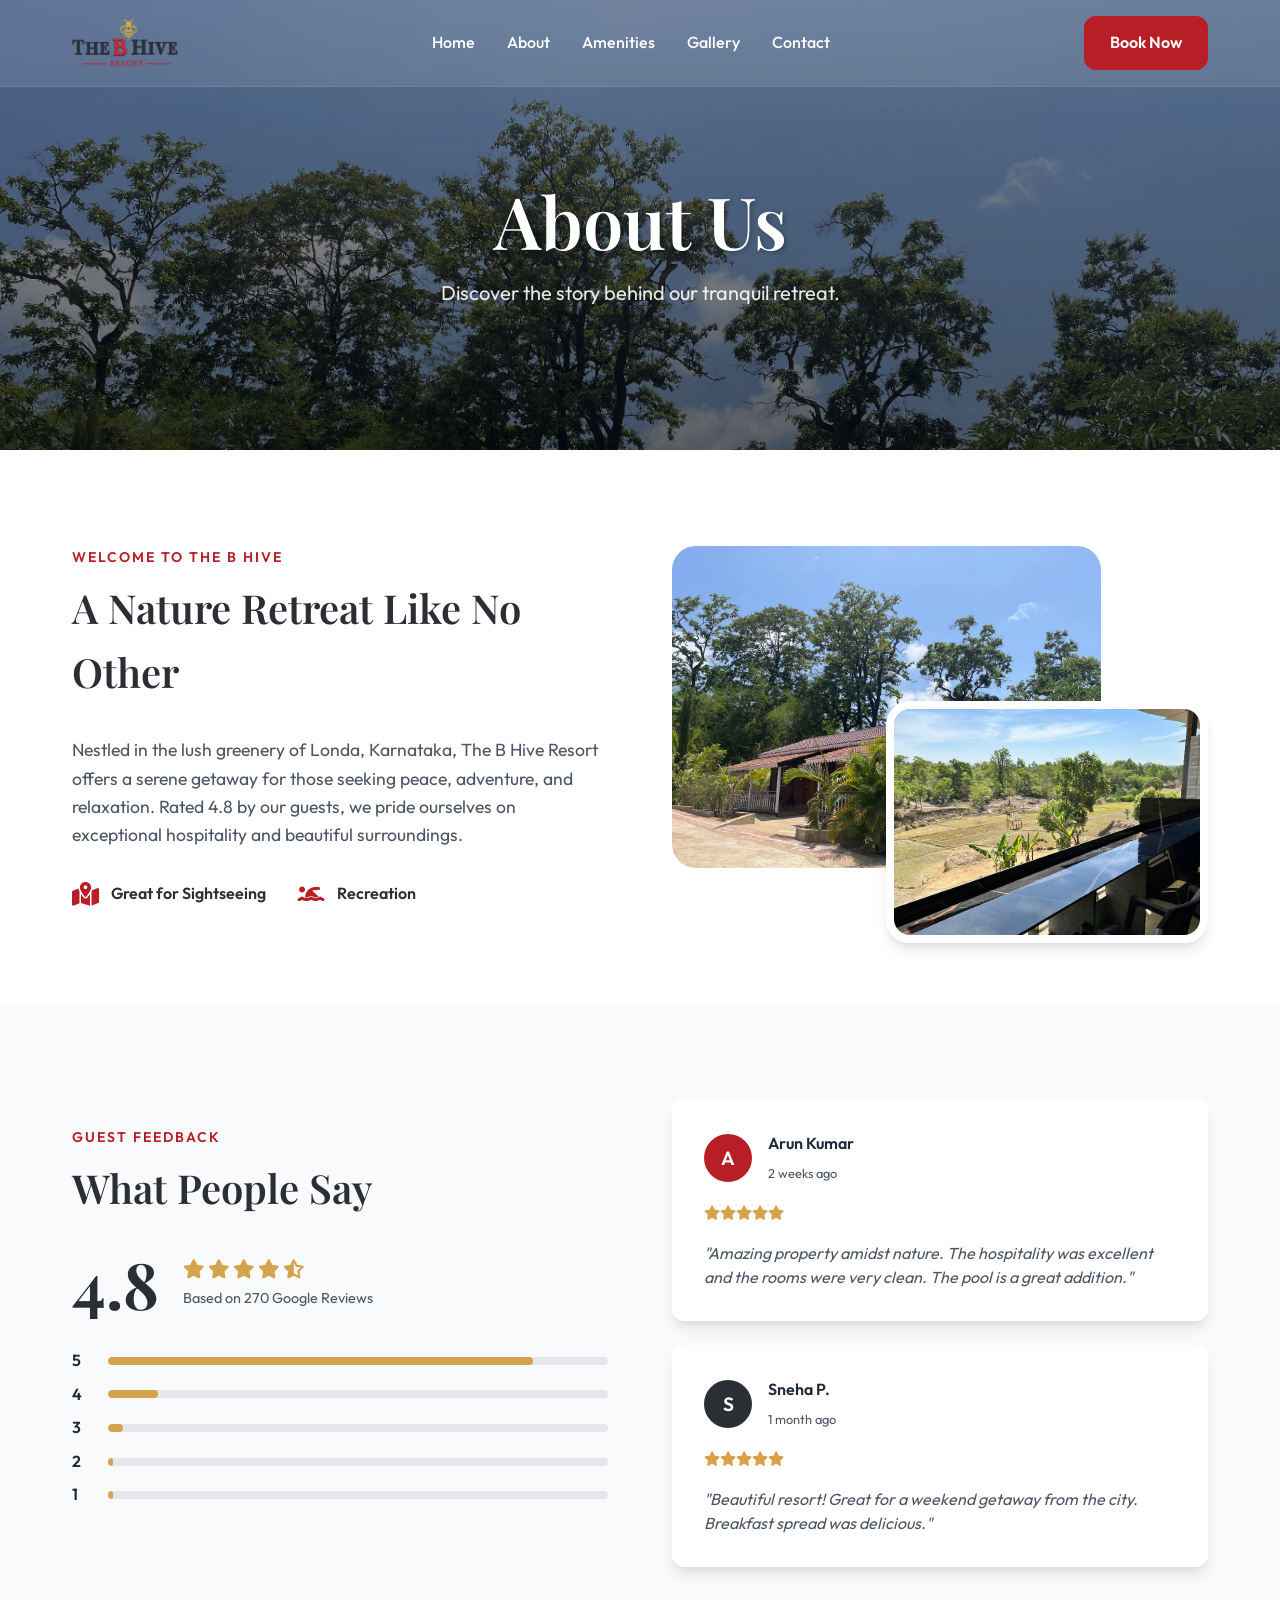
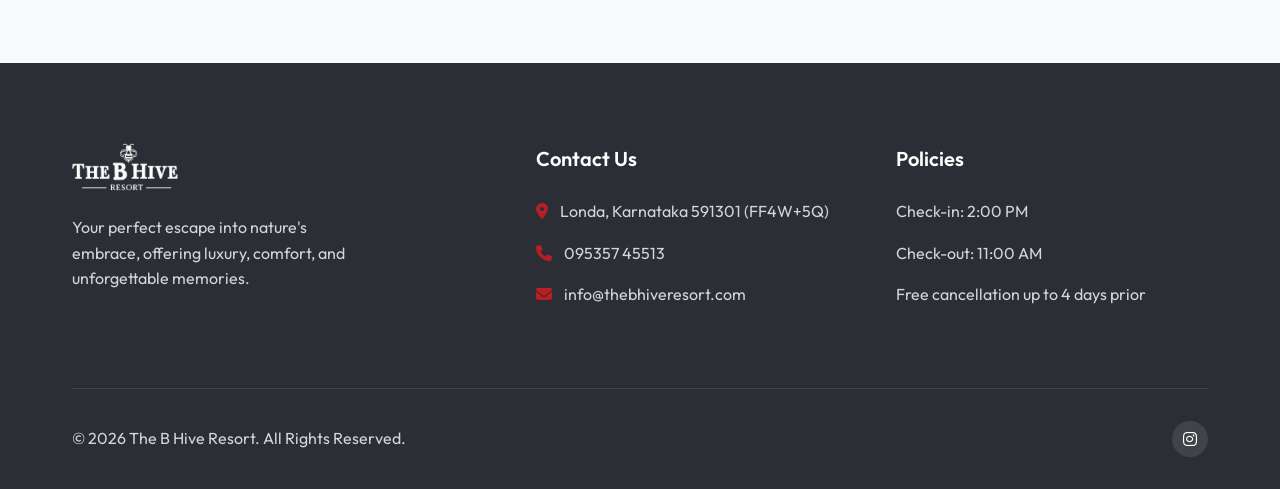
<file: about.html>
<!DOCTYPE html>
<html lang="en">
<head>
    <meta charset="UTF-8">
    <meta name="viewport" content="width=device-width, initial-scale=1.0">
    <meta name="description" content="About The B Hive Resort - Discover our story and read guest reviews.">
    <title>About Us | The B Hive Resort</title>
    <link rel="stylesheet" href="styles.css">
    <link rel="preconnect" href="https://fonts.googleapis.com">
    <link rel="preconnect" href="https://fonts.gstatic.com" crossorigin>
    <link href="https://fonts.googleapis.com/css2?family=Outfit:wght@300;400;500;600;700&family=Playfair+Display:ital,wght@0,400;0,600;1,400&display=swap" rel="stylesheet">
    <link rel="stylesheet" href="https://cdnjs.cloudflare.com/ajax/libs/font-awesome/6.4.0/css/all.min.css">
</head>
<body>

    <!-- Navigation -->
    <nav class="navbar">
        <div class="nav-container">
            <a href="index.html" class="logo">
                <img src="The B Hive Logo.png" alt="The B Hive Resort Logo">
            </a>
            <div class="nav-links">
                <a href="index.html">Home</a>
                <a href="about.html">About</a>
                <a href="amenities.html">Amenities</a>
                <a href="gallery.html">Gallery</a>
                <a href="contact.html">Contact</a>
            </div>
            <a href="https://www.booking.com/hotel/in/the-b-hive.html" target="_blank" class="btn-primary">Book Now</a>
        </div>
    </nav>

    <!-- Page Hero -->
    <header class="hero page-hero" style="background-image: url('Images/cottage_exterior_1.png');">
        <div class="hero-overlay"></div>
        <div class="hero-content">
            <h1>About Us</h1>
            <p>Discover the story behind our tranquil retreat.</p>
        </div>
    </header>

    <!-- About Section -->
    <section class="about section" id="about">
        <div class="container layout-grid-2">
            <div class="about-text">
                <span class="section-subtitle">Welcome to The B Hive</span>
                <h2 class="section-title">A Nature Retreat Like No Other</h2>
                <p>Nestled in the lush greenery of Londa, Karnataka, The B Hive Resort offers a serene getaway for those seeking peace, adventure, and relaxation. Rated 4.8 by our guests, we pride ourselves on exceptional hospitality and beautiful surroundings.</p>
                <div class="stats-row">
                    <div class="stat">
                        <i class="fa-solid fa-map-location-dot"></i>
                        <span>Great for Sightseeing</span>
                    </div>
                    <div class="stat">
                        <i class="fa-solid fa-person-swimming"></i>
                        <span>Recreation</span>
                    </div>
                </div>
            </div>
            <div class="about-image-grid">
                <img src="Images/cottage_exterior_1.png" alt="Resort View 1" class="img-main radius-large">
                <img src="Images/balcony_view.png" alt="Resort View 2" class="img-sub radius-large shadow">
            </div>
        </div>
    </section>

    <!-- Reviews Section -->
    <section class="reviews section bg-light" id="reviews">
        <div class="container layout-grid-2">
            <div class="review-summary">
                <span class="section-subtitle">Guest Feedback</span>
                <h2 class="section-title">What People Say</h2>
                <div class="score-display">
                    <div class="score">4.8</div>
                    <div class="score-details">
                        <div class="stars">
                            <i class="fa-solid fa-star"></i>
                            <i class="fa-solid fa-star"></i>
                            <i class="fa-solid fa-star"></i>
                            <i class="fa-solid fa-star"></i>
                            <i class="fa-solid fa-star-half-stroke"></i>
                        </div>
                        <p>Based on 270 Google Reviews</p>
                    </div>
                </div>
                <div class="review-bars">
                    <div class="bar-row"><span class="label">5</span><div class="bar"><div class="fill" style="width: 85%;"></div></div></div>
                    <div class="bar-row"><span class="label">4</span><div class="bar"><div class="fill" style="width: 10%;"></div></div></div>
                    <div class="bar-row"><span class="label">3</span><div class="bar"><div class="fill" style="width: 3%;"></div></div></div>
                    <div class="bar-row"><span class="label">2</span><div class="bar"><div class="fill" style="width: 1%;"></div></div></div>
                    <div class="bar-row"><span class="label">1</span><div class="bar"><div class="fill" style="width: 1%;"></div></div></div>
                </div>
            </div>
            <div class="review-cards">
                <div class="review-card radius shadow">
                    <div class="reviewer">
                        <div class="avatar bg-primary">A</div>
                        <div>
                            <h4>Arun Kumar</h4>
                            <span class="date">2 weeks ago</span>
                        </div>
                    </div>
                    <div class="stars"><i class="fa-solid fa-star"></i><i class="fa-solid fa-star"></i><i class="fa-solid fa-star"></i><i class="fa-solid fa-star"></i><i class="fa-solid fa-star"></i></div>
                    <p>"Amazing property amidst nature. The hospitality was excellent and the rooms were very clean. The pool is a great addition."</p>
                </div>
                <div class="review-card radius shadow mt-4">
                    <div class="reviewer">
                        <div class="avatar bg-secondary">S</div>
                        <div>
                            <h4>Sneha P.</h4>
                            <span class="date">1 month ago</span>
                        </div>
                    </div>
                    <div class="stars"><i class="fa-solid fa-star"></i><i class="fa-solid fa-star"></i><i class="fa-solid fa-star"></i><i class="fa-solid fa-star"></i><i class="fa-solid fa-star"></i></div>
                    <p>"Beautiful resort! Great for a weekend getaway from the city. Breakfast spread was delicious."</p>
                </div>
            </div>
        </div>
    </section>

    <!-- Location & Footer -->
    <footer class="footer" id="location">
        <div class="container">
            <div class="footer-grid">
                <div class="footer-col brand-col">
                    <a href="index.html" class="logo footer-logo">
                        <img src="The B Hive Logo.png" alt="The B Hive Resort Logo">
                    </a>
                    <p>Your perfect escape into nature's embrace, offering luxury, comfort, and unforgettable memories.</p>
                </div>
                <div class="footer-col">
                    <h3>Contact Us</h3>
                    <ul class="contact-list">
                        <li><i class="fa-solid fa-location-dot"></i> <a href="https://maps.app.goo.gl/Yiv8AJYsCJSPyg6i8" target="_blank">Londa, Karnataka 591301 (FF4W+5Q)</a></li>
                        <li><i class="fa-solid fa-phone"></i> 095357 45513</li>
                        <li><i class="fa-solid fa-envelope"></i> info@thebhiveresort.com</li>
                    </ul>
                </div>
                <div class="footer-col">
                    <h3>Policies</h3>
                    <ul class="policy-list">
                        <li>Check-in: 2:00 PM</li>
                        <li>Check-out: 11:00 AM</li>
                        <li>Free cancellation up to 4 days prior</li>
                    </ul>
                </div>
            </div>
            <div class="footer-bottom">
                <p>&copy; 2026 The B Hive Resort. All Rights Reserved.</p>
                <div class="social-links">
                    <a href="https://www.instagram.com/thebhive__/" target="_blank"><i class="fa-brands fa-instagram"></i></a>
                </div>
            </div>
        </div>
    </footer>

    <script src="script.js"></script>
</body>
</html>
</file>
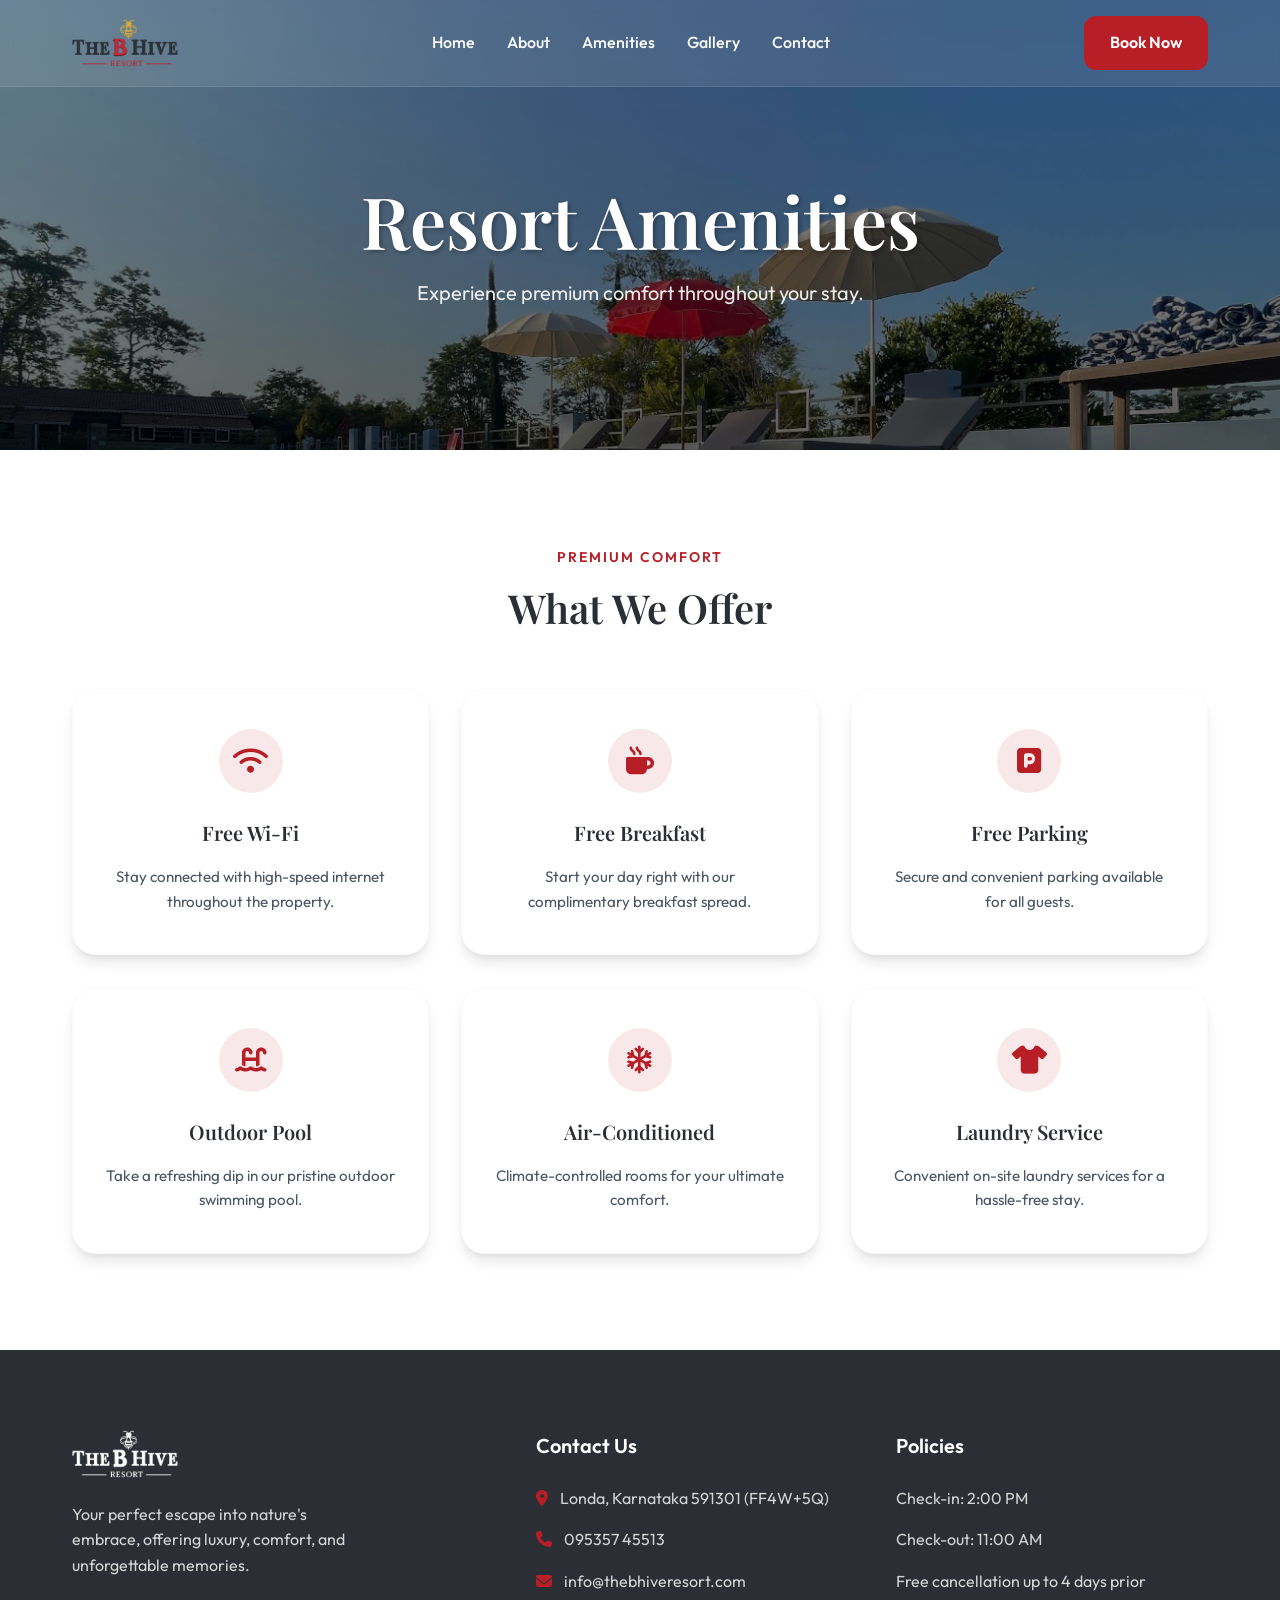
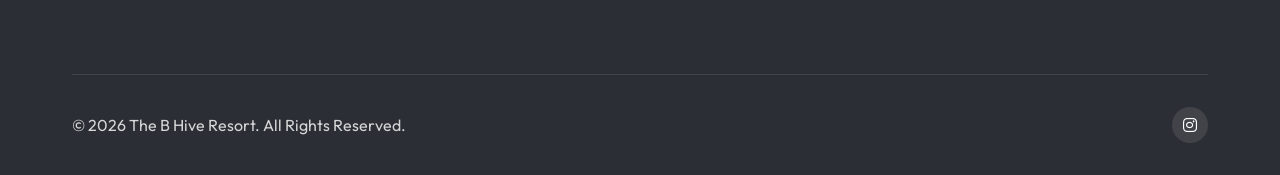
<file: amenities.html>
<!DOCTYPE html>
<html lang="en">
<head>
    <meta charset="UTF-8">
    <meta name="viewport" content="width=device-width, initial-scale=1.0">
    <meta name="description" content="Amenities at The B Hive Resort - Pool, Free Wi-Fi, Breakfast, and more.">
    <title>Amenities | The B Hive Resort</title>
    <link rel="stylesheet" href="styles.css">
    <link rel="preconnect" href="https://fonts.googleapis.com">
    <link rel="preconnect" href="https://fonts.gstatic.com" crossorigin>
    <link href="https://fonts.googleapis.com/css2?family=Outfit:wght@300;400;500;600;700&family=Playfair+Display:ital,wght@0,400;0,600;1,400&display=swap" rel="stylesheet">
    <link rel="stylesheet" href="https://cdnjs.cloudflare.com/ajax/libs/font-awesome/6.4.0/css/all.min.css">
</head>
<body>

    <!-- Navigation -->
    <nav class="navbar">
        <div class="nav-container">
            <a href="index.html" class="logo">
                <img src="The B Hive Logo.png" alt="The B Hive Resort Logo">
            </a>
            <div class="nav-links">
                <a href="index.html">Home</a>
                <a href="about.html">About</a>
                <a href="amenities.html">Amenities</a>
                <a href="gallery.html">Gallery</a>
                <a href="contact.html">Contact</a>
            </div>
            <a href="https://www.booking.com/hotel/in/the-b-hive.html" target="_blank" class="btn-primary">Book Now</a>
        </div>
    </nav>

    <!-- Page Hero -->
    <header class="hero page-hero" style="background-image: url('Images/swimming_pool_1.png');">
        <div class="hero-overlay"></div>
        <div class="hero-content">
            <h1>Resort Amenities</h1>
            <p>Experience premium comfort throughout your stay.</p>
        </div>
    </header>

    <!-- Amenities Section -->
    <section class="amenities section" id="amenities">
        <div class="container text-center">
            <span class="section-subtitle">Premium Comfort</span>
            <h2 class="section-title">What We Offer</h2>
            <div class="amenities-grid">
                <div class="amenity-card">
                    <div class="icon-wrapper"><i class="fa-solid fa-wifi"></i></div>
                    <h3>Free Wi-Fi</h3>
                    <p>Stay connected with high-speed internet throughout the property.</p>
                </div>
                <div class="amenity-card">
                    <div class="icon-wrapper"><i class="fa-solid fa-mug-hot"></i></div>
                    <h3>Free Breakfast</h3>
                    <p>Start your day right with our complimentary breakfast spread.</p>
                </div>
                <div class="amenity-card">
                    <div class="icon-wrapper"><i class="fa-solid fa-square-parking"></i></div>
                    <h3>Free Parking</h3>
                    <p>Secure and convenient parking available for all guests.</p>
                </div>
                <div class="amenity-card">
                    <div class="icon-wrapper"><i class="fa-solid fa-water-ladder"></i></div>
                    <h3>Outdoor Pool</h3>
                    <p>Take a refreshing dip in our pristine outdoor swimming pool.</p>
                </div>
                <div class="amenity-card">
                    <div class="icon-wrapper"><i class="fa-regular fa-snowflake"></i></div>
                    <h3>Air-Conditioned</h3>
                    <p>Climate-controlled rooms for your ultimate comfort.</p>
                </div>
                <div class="amenity-card">
                    <div class="icon-wrapper"><i class="fa-solid fa-shirt"></i></div>
                    <h3>Laundry Service</h3>
                    <p>Convenient on-site laundry services for a hassle-free stay.</p>
                </div>
            </div>
        </div>
    </section>

    <!-- Location & Footer -->
    <footer class="footer" id="location">
        <div class="container">
            <div class="footer-grid">
                <div class="footer-col brand-col">
                    <a href="index.html" class="logo footer-logo">
                        <img src="The B Hive Logo.png" alt="The B Hive Resort Logo">
                    </a>
                    <p>Your perfect escape into nature's embrace, offering luxury, comfort, and unforgettable memories.</p>
                </div>
                <div class="footer-col">
                    <h3>Contact Us</h3>
                    <ul class="contact-list">
                        <li><i class="fa-solid fa-location-dot"></i> <a href="https://maps.app.goo.gl/Yiv8AJYsCJSPyg6i8" target="_blank">Londa, Karnataka 591301 (FF4W+5Q)</a></li>
                        <li><i class="fa-solid fa-phone"></i> 095357 45513</li>
                        <li><i class="fa-solid fa-envelope"></i> info@thebhiveresort.com</li>
                    </ul>
                </div>
                <div class="footer-col">
                    <h3>Policies</h3>
                    <ul class="policy-list">
                        <li>Check-in: 2:00 PM</li>
                        <li>Check-out: 11:00 AM</li>
                        <li>Free cancellation up to 4 days prior</li>
                    </ul>
                </div>
            </div>
            <div class="footer-bottom">
                <p>&copy; 2026 The B Hive Resort. All Rights Reserved.</p>
                <div class="social-links">
                    <a href="https://www.instagram.com/thebhive__/" target="_blank"><i class="fa-brands fa-instagram"></i></a>
                </div>
            </div>
        </div>
    </footer>

    <script src="script.js"></script>
</body>
</html>
</file>
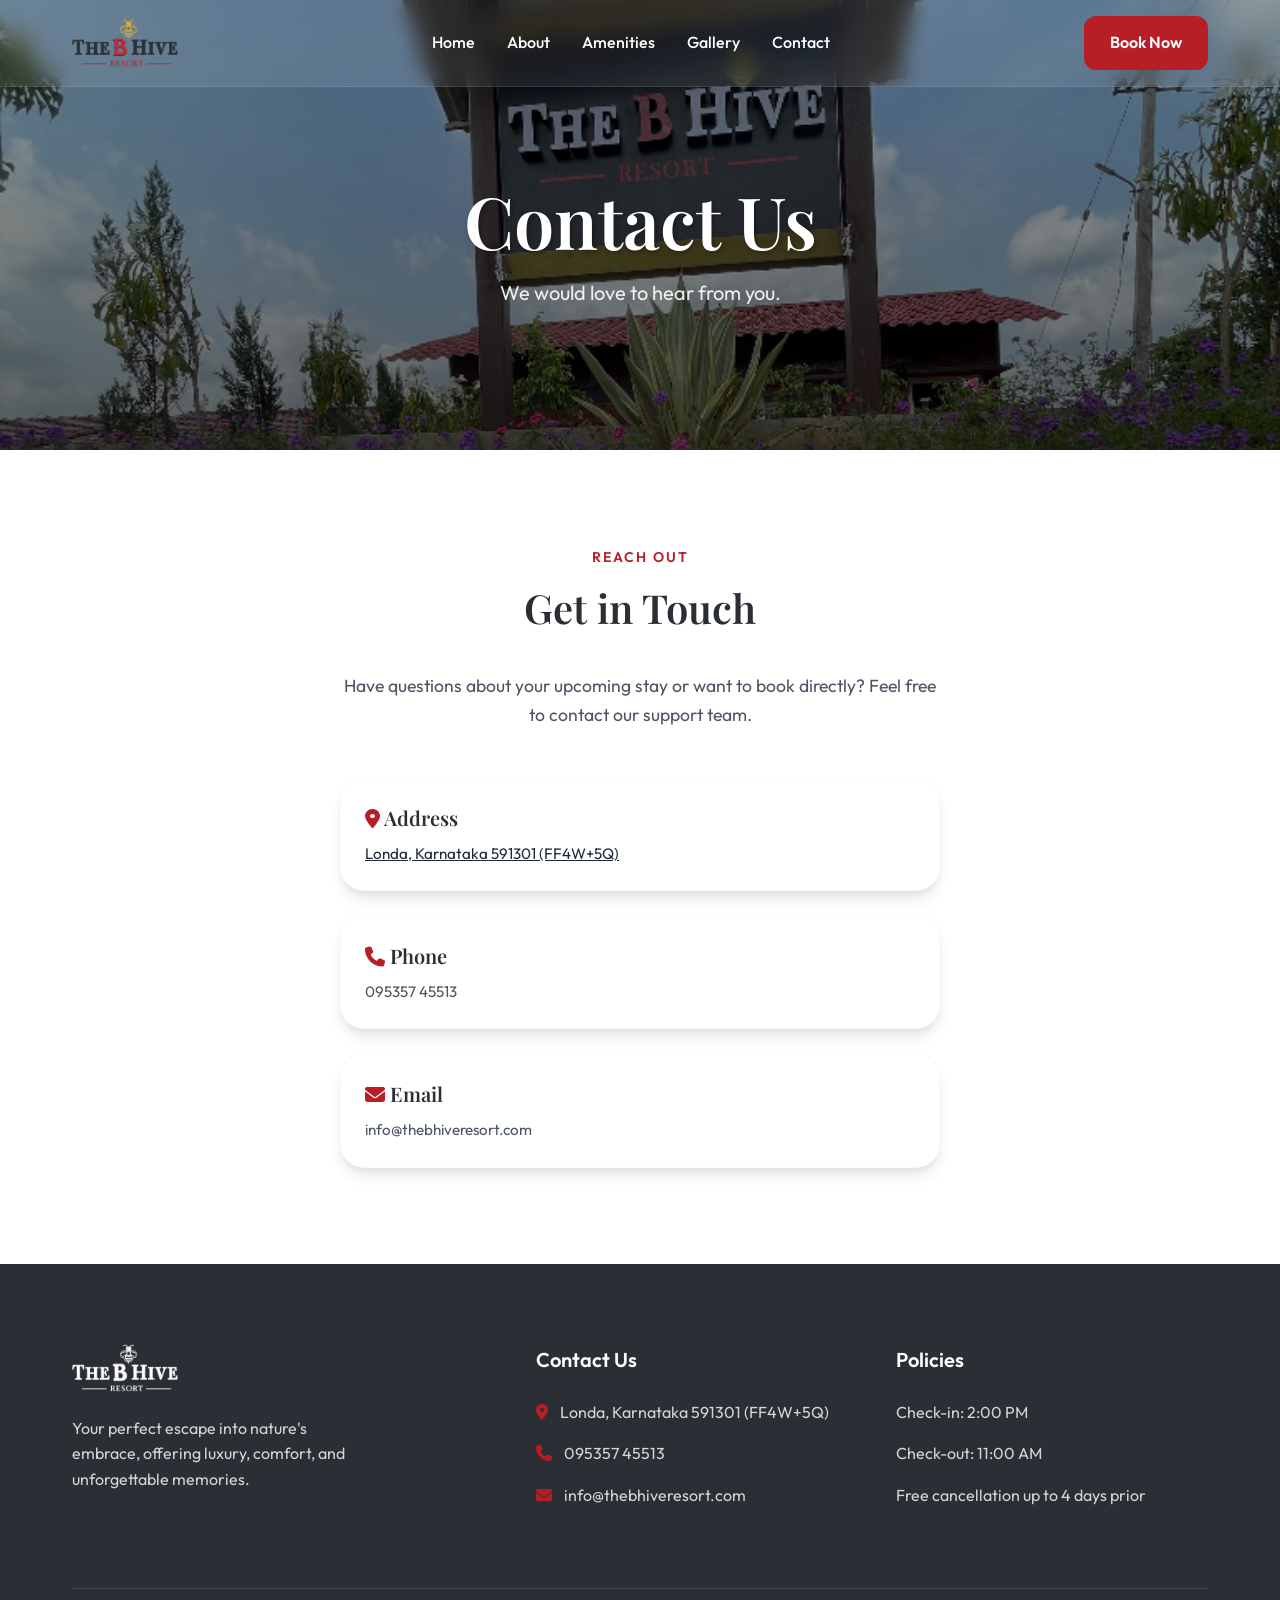
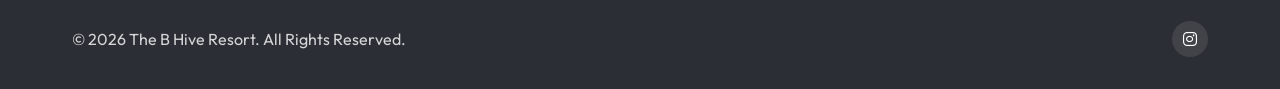
<file: contact.html>
<!DOCTYPE html>
<html lang="en">
<head>
    <meta charset="UTF-8">
    <meta name="viewport" content="width=device-width, initial-scale=1.0">
    <meta name="description" content="Contact The B Hive Resort - Get in touch with us.">
    <title>Contact Us | The B Hive Resort</title>
    <link rel="stylesheet" href="styles.css">
    <link rel="preconnect" href="https://fonts.googleapis.com">
    <link rel="preconnect" href="https://fonts.gstatic.com" crossorigin>
    <link href="https://fonts.googleapis.com/css2?family=Outfit:wght@300;400;500;600;700&family=Playfair+Display:ital,wght@0,400;0,600;1,400&display=swap" rel="stylesheet">
    <link rel="stylesheet" href="https://cdnjs.cloudflare.com/ajax/libs/font-awesome/6.4.0/css/all.min.css">
</head>
<body>

    <!-- Navigation -->
    <nav class="navbar">
        <div class="nav-container">
            <a href="index.html" class="logo">
                <img src="The B Hive Logo.png" alt="The B Hive Resort Logo">
            </a>
            <div class="nav-links">
                <a href="index.html">Home</a>
                <a href="about.html">About</a>
                <a href="amenities.html">Amenities</a>
                <a href="gallery.html">Gallery</a>
                <a href="contact.html">Contact</a>
            </div>
            <a href="https://www.booking.com/hotel/in/the-b-hive.html" target="_blank" class="btn-primary">Book Now</a>
        </div>
    </nav>

    <!-- Page Hero -->
    <header class="hero page-hero" style="background-image: url('Images/resort_entrance.png');">
        <div class="hero-overlay"></div>
        <div class="hero-content">
            <h1>Contact Us</h1>
            <p>We would love to hear from you.</p>
        </div>
    </header>

    <!-- Contact Section -->
    <section class="section">
        <div class="container text-center">
            <span class="section-subtitle">Reach Out</span>
            <h2 class="section-title">Get in Touch</h2>
            <div style="max-width: 600px; margin: 0 auto;">
                <p style="margin-bottom: 2rem; color: var(--text-light); font-size: 1.1rem;">Have questions about your upcoming stay or want to book directly? Feel free to contact our support team.</p>
                <div class="amenities-grid" style="grid-template-columns: 1fr; gap: 1.5rem; text-align: left;">
                    <div class="amenity-card" style="padding: 1.5rem;">
                        <h3 style="margin-bottom: 0.5rem;"><i class="fa-solid fa-location-dot" style="color: var(--primary-color);"></i> Address</h3>
                        <p><a href="https://maps.app.goo.gl/Yiv8AJYsCJSPyg6i8" target="_blank" style="text-decoration: underline; color: var(--text-dark);">Londa, Karnataka 591301 (FF4W+5Q)</a></p>
                    </div>
                    <div class="amenity-card" style="padding: 1.5rem;">
                        <h3 style="margin-bottom: 0.5rem;"><i class="fa-solid fa-phone" style="color: var(--primary-color);"></i> Phone</h3>
                        <p>095357 45513</p>
                    </div>
                    <div class="amenity-card" style="padding: 1.5rem;">
                        <h3 style="margin-bottom: 0.5rem;"><i class="fa-solid fa-envelope" style="color: var(--primary-color);"></i> Email</h3>
                        <p>info@thebhiveresort.com</p>
                    </div>
                </div>
            </div>
        </div>
    </section>

    <!-- Location & Footer -->
    <footer class="footer" id="location">
        <div class="container">
            <div class="footer-grid">
                <div class="footer-col brand-col">
                    <a href="index.html" class="logo footer-logo">
                        <img src="The B Hive Logo.png" alt="The B Hive Resort Logo">
                    </a>
                    <p>Your perfect escape into nature's embrace, offering luxury, comfort, and unforgettable memories.</p>
                </div>
                <div class="footer-col">
                    <h3>Contact Us</h3>
                    <ul class="contact-list">
                        <li><i class="fa-solid fa-location-dot"></i> <a href="https://maps.app.goo.gl/Yiv8AJYsCJSPyg6i8" target="_blank">Londa, Karnataka 591301 (FF4W+5Q)</a></li>
                        <li><i class="fa-solid fa-phone"></i> 095357 45513</li>
                        <li><i class="fa-solid fa-envelope"></i> info@thebhiveresort.com</li>
                    </ul>
                </div>
                <div class="footer-col">
                    <h3>Policies</h3>
                    <ul class="policy-list">
                        <li>Check-in: 2:00 PM</li>
                        <li>Check-out: 11:00 AM</li>
                        <li>Free cancellation up to 4 days prior</li>
                    </ul>
                </div>
            </div>
            <div class="footer-bottom">
                <p>&copy; 2026 The B Hive Resort. All Rights Reserved.</p>
                <div class="social-links">
                    <a href="https://www.instagram.com/thebhive__/" target="_blank"><i class="fa-brands fa-instagram"></i></a>
                </div>
            </div>
        </div>
    </footer>

    <script src="script.js"></script>
</body>
</html>
</file>
<file: styles.css>
:root {
    --primary-color: #b81e26; /* Crimson red from the "B" */
    --primary-hover: #9c181f;
    --secondary-color: #2b2e34; /* Dark charcoal from text */
    --accent-color: #d4a34b; /* Gold/yellow from the bee icon */
    --text-dark: #1f2937;
    --text-light: #4b5563;
    --bg-light: #f9fafb;
    --white: #ffffff;
    --transition: all 0.3s ease;
    --radius: 12px;
    --radius-lg: 24px;
    --shadow: 0 10px 15px -3px rgba(0, 0, 0, 0.1), 0 4px 6px -2px rgba(0, 0, 0, 0.05);
    --shadow-lg: 0 20px 25px -5px rgba(0, 0, 0, 0.1), 0 10px 10px -5px rgba(0, 0, 0, 0.04);
}

* {
    margin: 0;
    padding: 0;
    box-sizing: border-box;
}

html {
    scroll-behavior: smooth;
}

body {
    font-family: 'Outfit', sans-serif;
    color: var(--text-dark);
    line-height: 1.6;
    background-color: var(--white);
    overflow-x: hidden;
}

h1, h2, h3, h4, h5, h6 {
    font-family: 'Playfair Display', serif;
    font-weight: 600;
    color: var(--secondary-color);
}

a {
    text-decoration: none;
    color: inherit;
    transition: var(--transition);
}

img {
    max-width: 100%;
    height: auto;
    display: block;
}

/* Utilities */
.container {
    max-width: 1200px;
    margin: 0 auto;
    padding: 0 2rem;
}

.section {
    padding: 6rem 0;
}

.text-center {
    text-align: center;
}

.bg-light {
    background-color: var(--bg-light);
}

.radius { border-radius: var(--radius); }
.radius-large { border-radius: var(--radius-lg); }
.shadow { box-shadow: var(--shadow); }
.mt-4 { margin-top: 1.5rem; }

.section-subtitle {
    display: block;
    color: var(--primary-color);
    font-weight: 600;
    text-transform: uppercase;
    letter-spacing: 2px;
    font-size: 0.875rem;
    margin-bottom: 0.5rem;
}

.section-title {
    font-size: 2.5rem;
    margin-bottom: 2rem;
}

/* Buttons */
.btn-primary {
    display: inline-block;
    background-color: var(--primary-color);
    color: var(--white);
    padding: 0.75rem 1.5rem;
    border-radius: var(--radius);
    font-weight: 600;
    border: 2px solid var(--primary-color);
    cursor: pointer;
    text-align: center;
}

.btn-primary:hover {
    background-color: var(--primary-hover);
    border-color: var(--primary-hover);
    color: var(--white);
    transform: translateY(-2px);
    box-shadow: var(--shadow);
}

.btn-outline {
    display: inline-block;
    background-color: transparent;
    color: var(--white);
    padding: 0.75rem 1.5rem;
    border-radius: var(--radius);
    font-weight: 600;
    border: 2px solid var(--white);
    cursor: pointer;
    text-align: center;
}

.btn-outline:hover {
    background-color: var(--white);
    color: var(--text-dark);
    transform: translateY(-2px);
}

.btn-large {
    padding: 1rem 2rem;
    font-size: 1.1rem;
}

.btn-block {
    display: block;
    width: 100%;
}

/* Navbar */
.navbar {
    position: fixed;
    top: 0;
    left: 0;
    width: 100%;
    z-index: 1000;
    padding: 1rem 0;
    transition: var(--transition);
    background: rgba(255, 255, 255, 0.1);
    backdrop-filter: blur(10px);
    border-bottom: 1px solid rgba(255, 255, 255, 0.1);
}

.navbar.scrolled {
    background: rgba(255, 255, 255, 0.95);
    box-shadow: var(--shadow);
    padding: 0.75rem 0;
}

.navbar.scrolled .logo,
.navbar.scrolled .nav-links a {
    color: var(--secondary-color);
}

.nav-container {
    max-width: 1200px;
    margin: 0 auto;
    padding: 0 2rem;
    display: flex;
    justify-content: space-between;
    align-items: center;
}

.logo {
    font-family: 'Playfair Display', serif;
    font-size: 1.5rem;
    font-weight: 700;
    color: var(--white);
    display: flex;
    align-items: center;
    gap: 0.5rem;
}

.logo img {
    height: 48px;
    width: auto;
    transition: filter 0.3s ease;
}

.nav-links {
    display: flex;
    gap: 2rem;
}

.nav-links a {
    color: var(--white);
    font-weight: 500;
    font-size: 1rem;
}

.nav-links a:hover {
    color: var(--primary-color);
}

/* Hero Section */
.hero {
    position: relative;
    height: 100vh;
    min-height: 600px;
    display: flex;
    align-items: center;
    justify-content: center;
    text-align: center;
    background-image: url('Images/resort_entrance.png');
    background-size: cover;
    background-position: center;
    background-attachment: fixed; /* Parallax effect */
    padding-top: 5rem;
}

.page-hero {
    height: 50vh;
    min-height: 400px;
}

.hero-overlay {
    position: absolute;
    top: 0;
    left: 0;
    width: 100%;
    height: 100%;
    background: linear-gradient(to bottom, rgba(0,0,0,0.4) 0%, rgba(0,0,0,0.6) 100%);
}

.hero-content {
    position: relative;
    z-index: 10;
    color: var(--white);
    max-width: 800px;
    padding: 0 2rem;
    animation: fadeInUp 1s ease-out;
}

@keyframes fadeInUp {
    from { opacity: 0; transform: translateY(30px); }
    to { opacity: 1; transform: translateY(0); }
}

.rating-badge {
    display: inline-block;
    background: rgba(255, 255, 255, 0.2);
    backdrop-filter: blur(5px);
    padding: 0.5rem 1rem;
    border-radius: 50px;
    font-size: 0.9rem;
    font-weight: 600;
    margin-bottom: 1.5rem;
    border: 1px solid rgba(255, 255, 255, 0.3);
}

.rating-badge i {
    color: var(--accent-color);
}

.hero h1 {
    font-size: 4.5rem;
    color: var(--white);
    margin-bottom: 1rem;
    line-height: 1.1;
    text-shadow: 2px 2px 4px rgba(0,0,0,0.3);
}

.hero p {
    font-size: 1.25rem;
    margin-bottom: 2.5rem;
    opacity: 0.9;
}

.hero-actions {
    display: flex;
    gap: 1rem;
    justify-content: center;
}

/* Booking Bar */
.booking-section {
    position: relative;
    margin-top: -60px;
    z-index: 20;
    padding: 0 2rem;
}

.glass-panel {
    background: rgba(255, 255, 255, 0.9);
    backdrop-filter: blur(16px);
    border: 1px solid rgba(255, 255, 255, 0.5);
    border-radius: var(--radius-lg);
    box-shadow: var(--shadow-lg);
    max-width: 1000px;
    margin: 0 auto;
    padding: 1.5rem;
}

.booking-form {
    display: grid;
    grid-template-columns: repeat(4, 1fr);
    gap: 1.5rem;
    align-items: end;
}

.form-group label {
    display: block;
    font-size: 0.875rem;
    font-weight: 600;
    color: var(--text-light);
    margin-bottom: 0.5rem;
}

.form-group input, .form-group select {
    width: 100%;
    padding: 0.75rem 1rem;
    border: 1px solid #e5e7eb;
    border-radius: var(--radius);
    font-family: inherit;
    font-size: 1rem;
    color: var(--text-dark);
    background: var(--white);
    transition: var(--transition);
}

.form-group input:focus, .form-group select:focus {
    outline: none;
    border-color: var(--primary-color);
    box-shadow: 0 0 0 3px rgba(184, 30, 38, 0.1);
}

.booking-form .btn-primary small {
    font-size: 0.75rem;
    font-weight: 400;
    opacity: 0.9;
}

/* Layout */
.layout-grid-2 {
    display: grid;
    grid-template-columns: 1fr 1fr;
    gap: 4rem;
    align-items: center;
}

/* About Section */
.about p {
    color: var(--text-light);
    font-size: 1.1rem;
    margin-bottom: 2rem;
}

.stats-row {
    display: flex;
    gap: 2rem;
}

.stat {
    display: flex;
    align-items: center;
    gap: 0.75rem;
    font-weight: 600;
    color: var(--secondary-color);
}

.stat i {
    font-size: 1.5rem;
    color: var(--primary-color);
}

.about-image-grid {
    position: relative;
    height: 100%;
}

.img-main {
    width: 80%;
    object-fit: cover;
    aspect-ratio: 4/3;
}

.img-sub {
    position: absolute;
    bottom: -10%;
    right: 0;
    width: 60%;
    border: 8px solid var(--white);
    object-fit: cover;
    aspect-ratio: 4/3;
}

/* Amenities Section */
.amenities-grid {
    display: grid;
    grid-template-columns: repeat(auto-fit, minmax(300px, 1fr));
    gap: 2rem;
    margin-top: 3rem;
}

.amenity-card {
    background: var(--white);
    padding: 2.5rem 2rem;
    border-radius: var(--radius-lg);
    box-shadow: var(--shadow);
    transition: var(--transition);
    border: 1px solid rgba(0,0,0,0.02);
}

.amenity-card:hover {
    transform: translateY(-10px);
    box-shadow: var(--shadow-lg);
}

.amenity-card .icon-wrapper {
    width: 64px;
    height: 64px;
    background: rgba(184, 30, 38, 0.1);
    color: var(--primary-color);
    border-radius: 50%;
    display: flex;
    align-items: center;
    justify-content: center;
    font-size: 1.75rem;
    margin: 0 auto 1.5rem;
    transition: var(--transition);
}

.amenity-card:hover .icon-wrapper {
    background: var(--primary-color);
    color: var(--white);
}

.amenity-card h3 {
    font-size: 1.25rem;
    margin-bottom: 1rem;
}

.amenity-card p {
    color: var(--text-light);
    font-size: 0.95rem;
}

/* Gallery Section - Uncropped Masonry Layout */
.image-gallery {
    columns: 3 320px;
    column-gap: 1.5rem;
    width: 100%;
}

.gallery-img {
    width: 100%;
    height: auto;
    display: inline-block;
    margin-bottom: 1.5rem;
    break-inside: avoid;
    page-break-inside: avoid;
    object-fit: contain;
    background-color: #1a1a1a;
    border-radius: var(--radius-md);
    transition: var(--transition);
    cursor: pointer;
    box-shadow: var(--shadow-sm);
    vertical-align: middle;
}

.gallery-img:hover {
    transform: translateY(-5px);
    box-shadow: var(--shadow-lg);
    filter: brightness(1.05);
}

/* Lightbox Modal */
.lightbox-modal {
    position: fixed;
    top: 0;
    left: 0;
    width: 100%;
    height: 100%;
    background: rgba(10, 10, 15, 0.92);
    backdrop-filter: blur(12px);
    z-index: 10000;
    display: flex;
    flex-direction: column;
    align-items: center;
    justify-content: center;
    opacity: 0;
    visibility: hidden;
    transition: opacity 0.3s ease, visibility 0.3s ease;
}

.lightbox-modal.active {
    opacity: 1;
    visibility: visible;
}

.lightbox-content {
    position: relative;
    max-width: 90vw;
    max-height: 80vh;
    display: flex;
    flex-direction: column;
    align-items: center;
}

.lightbox-img {
    max-width: 90vw;
    max-height: 75vh;
    object-fit: contain;
    border-radius: var(--radius-md);
    box-shadow: 0 25px 60px rgba(0, 0, 0, 0.85);
    border: 1px solid rgba(255, 255, 255, 0.15);
    transition: transform 0.3s ease;
}

.lightbox-caption {
    color: #ffffff;
    font-size: 1.25rem;
    font-weight: 500;
    margin-top: 1rem;
    text-align: center;
    letter-spacing: 0.5px;
    text-shadow: 0 2px 4px rgba(0,0,0,0.5);
}

.lightbox-close {
    position: absolute;
    top: 25px;
    right: 35px;
    background: rgba(255, 255, 255, 0.1);
    color: #fff;
    border: none;
    width: 48px;
    height: 48px;
    border-radius: 50%;
    font-size: 1.5rem;
    cursor: pointer;
    transition: var(--transition);
    display: flex;
    align-items: center;
    justify-content: center;
}

.lightbox-close:hover {
    background: rgba(255, 255, 255, 0.25);
    transform: rotate(90deg);
}

.lightbox-nav {
    position: absolute;
    top: 50%;
    transform: translateY(-50%);
    background: rgba(255, 255, 255, 0.1);
    color: #fff;
    border: none;
    width: 52px;
    height: 52px;
    border-radius: 50%;
    font-size: 1.3rem;
    cursor: pointer;
    transition: var(--transition);
    display: flex;
    align-items: center;
    justify-content: center;
    z-index: 10001;
}

.lightbox-nav:hover {
    background: rgba(255, 255, 255, 0.3);
    transform: translateY(-50%) scale(1.1);
}

.lightbox-prev {
    left: 30px;
}

.lightbox-next {
    right: 30px;
}

@media (max-width: 768px) {
    .lightbox-prev { left: 15px; }
    .lightbox-next { right: 15px; }
    .lightbox-close { top: 15px; right: 15px; }
}

/* Reviews Section */
.score-display {
    display: flex;
    align-items: center;
    gap: 1.5rem;
    margin-bottom: 2rem;
}

.score-display .score {
    font-size: 4rem;
    font-family: 'Playfair Display', serif;
    font-weight: 700;
    color: var(--secondary-color);
    line-height: 1;
}

.score-details .stars i {
    color: var(--accent-color);
    font-size: 1.2rem;
}

.score-details p {
    color: var(--text-light);
    margin-top: 0.25rem;
    font-size: 0.9rem;
}

.review-bars {
    margin-bottom: 2rem;
}

.bar-row {
    display: flex;
    align-items: center;
    gap: 1rem;
    margin-bottom: 0.5rem;
}

.bar-row .label {
    width: 20px;
    font-weight: 600;
    color: var(--text-dark);
}

.bar-row .bar {
    flex-grow: 1;
    height: 8px;
    background: #e5e7eb;
    border-radius: 4px;
    overflow: hidden;
}

.bar-row .fill {
    height: 100%;
    background: var(--accent-color);
    border-radius: 4px;
}

.review-card {
    background: var(--white);
    padding: 2rem;
}

.reviewer {
    display: flex;
    align-items: center;
    gap: 1rem;
    margin-bottom: 1rem;
}

.reviewer .avatar {
    width: 48px;
    height: 48px;
    border-radius: 50%;
    display: flex;
    align-items: center;
    justify-content: center;
    color: var(--white);
    font-weight: 600;
    font-size: 1.2rem;
}

.bg-primary { background: var(--primary-color); }
.bg-secondary { background: var(--secondary-color); }

.reviewer h4 {
    margin-bottom: 0.25rem;
    font-family: 'Outfit', sans-serif;
    color: var(--text-dark);
}

.reviewer .date {
    font-size: 0.8rem;
    color: var(--text-light);
}

.review-card .stars {
    color: var(--accent-color);
    font-size: 0.9rem;
    margin-bottom: 1rem;
}

.review-card p {
    font-style: italic;
    color: var(--text-light);
    line-height: 1.5;
}

/* Footer */
.footer {
    background-color: var(--secondary-color);
    color: rgba(255, 255, 255, 0.8);
    padding: 5rem 0 2rem;
}

.footer-grid {
    display: grid;
    grid-template-columns: 2fr 1.5fr 1.5fr;
    gap: 3rem;
    margin-bottom: 4rem;
}

.footer-logo {
    color: var(--white);
    margin-bottom: 1.5rem;
    display: inline-flex;
}

.footer-logo img {
    filter: brightness(0) invert(1);
}

.brand-col p {
    line-height: 1.6;
    max-width: 300px;
}

.footer-col h3 {
    color: var(--white);
    font-family: 'Outfit', sans-serif;
    font-size: 1.25rem;
    margin-bottom: 1.5rem;
}

.footer-col ul {
    list-style: none;
}

.footer-col ul li {
    margin-bottom: 1rem;
    display: flex;
    align-items: flex-start;
    gap: 0.75rem;
}

.footer-col ul li i {
    margin-top: 0.25rem;
    color: var(--primary-color);
}

.footer-bottom {
    border-top: 1px solid rgba(255, 255, 255, 0.1);
    padding-top: 2rem;
    display: flex;
    justify-content: space-between;
    align-items: center;
}

.social-links {
    display: flex;
    gap: 1rem;
}

.social-links a {
    width: 36px;
    height: 36px;
    border-radius: 50%;
    background: rgba(255, 255, 255, 0.1);
    display: flex;
    align-items: center;
    justify-content: center;
    color: var(--white);
}

.social-links a:hover {
    background: var(--primary-color);
    transform: translateY(-3px);
}

/* Responsive */
@media (max-width: 992px) {
    .booking-form {
        grid-template-columns: 1fr 1fr;
    }
    .layout-grid-2 {
        grid-template-columns: 1fr;
        gap: 3rem;
    }
    .hero h1 {
        font-size: 3.5rem;
    }
    .footer-grid {
        grid-template-columns: 1fr 1fr;
    }
}

@media (max-width: 768px) {
    .nav-links {
        display: none; /* simple mobile hide for now */
    }
    .booking-form {
        grid-template-columns: 1fr;
    }
    .hero h1 {
        font-size: 2.5rem;
    }
    .hero-actions {
        flex-direction: column;
    }
    .image-gallery {
        grid-template-columns: 1fr 1fr;
    }
    .image-gallery img:nth-child(1) { grid-column: span 1; grid-row: span 1; }
    .footer-grid {
        grid-template-columns: 1fr;
    }
    .footer-bottom {
        flex-direction: column;
        gap: 1rem;
        text-align: center;
    }
}
</file>
